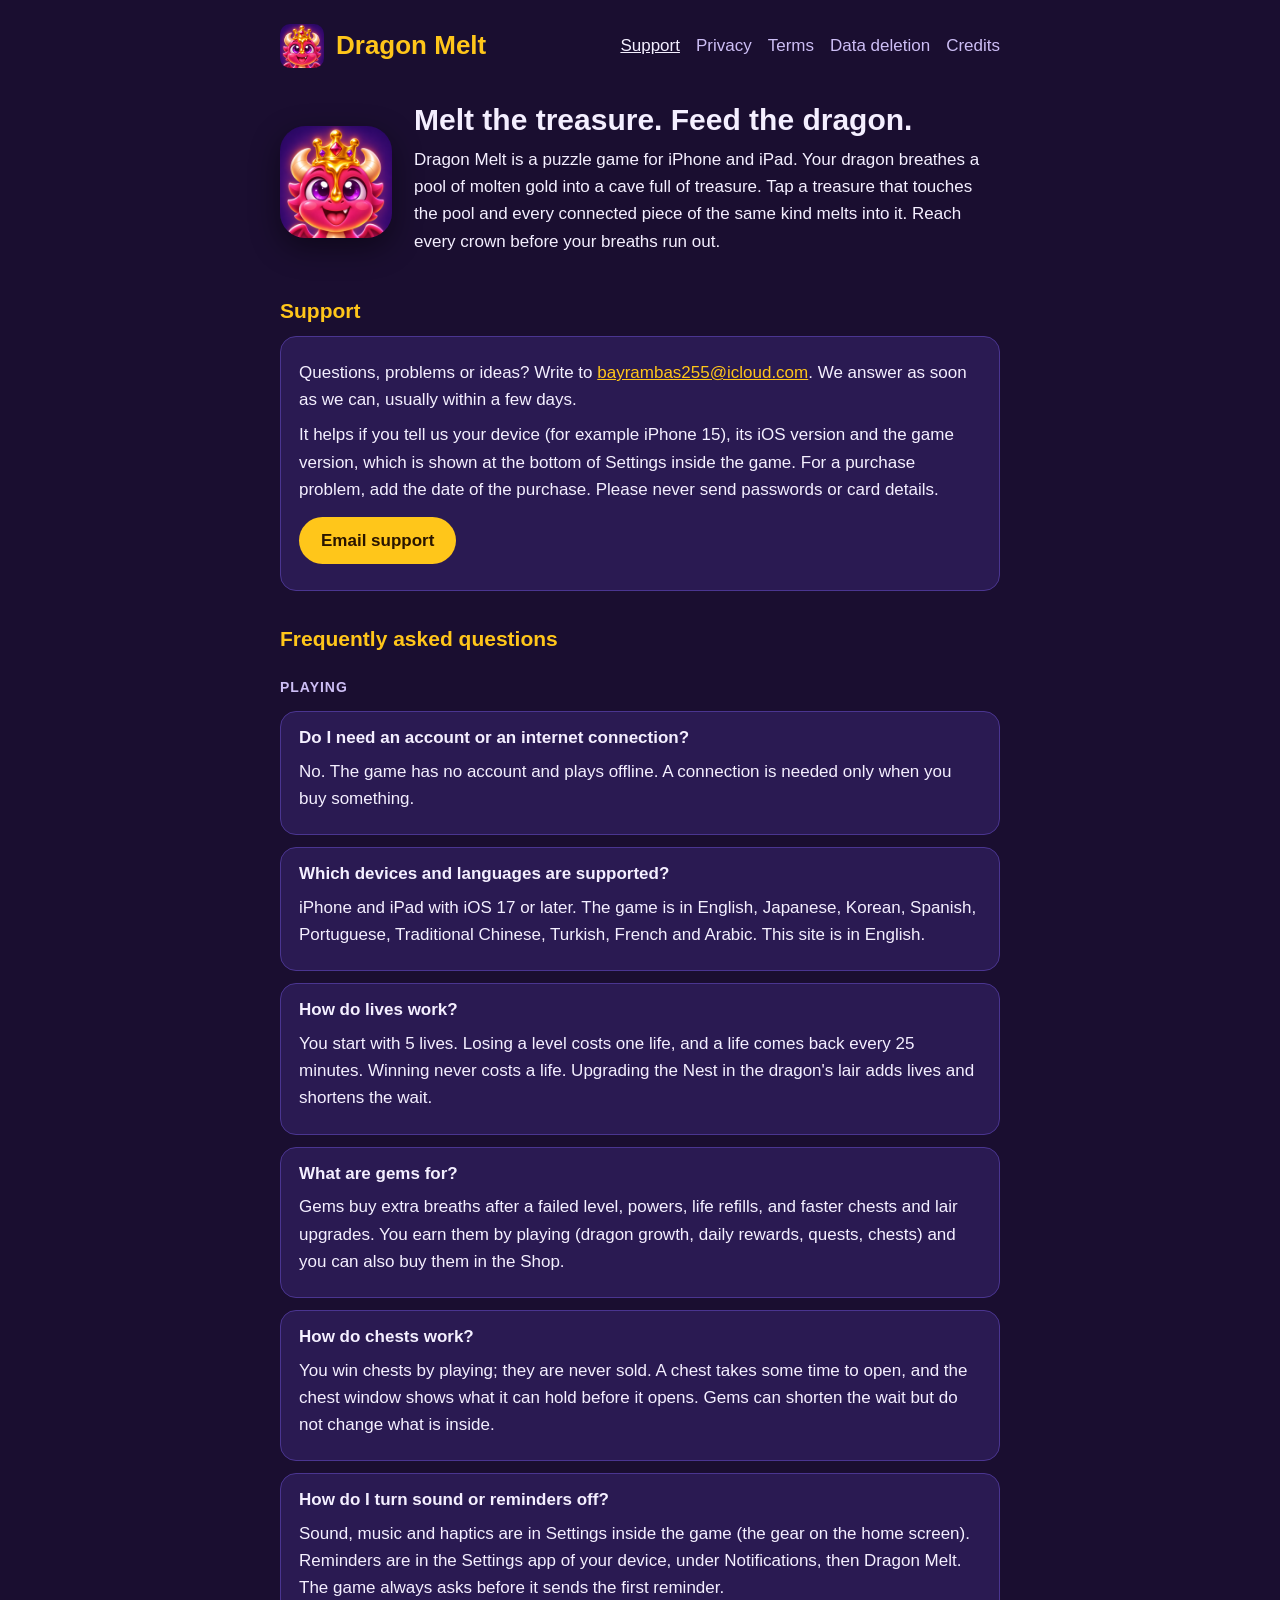
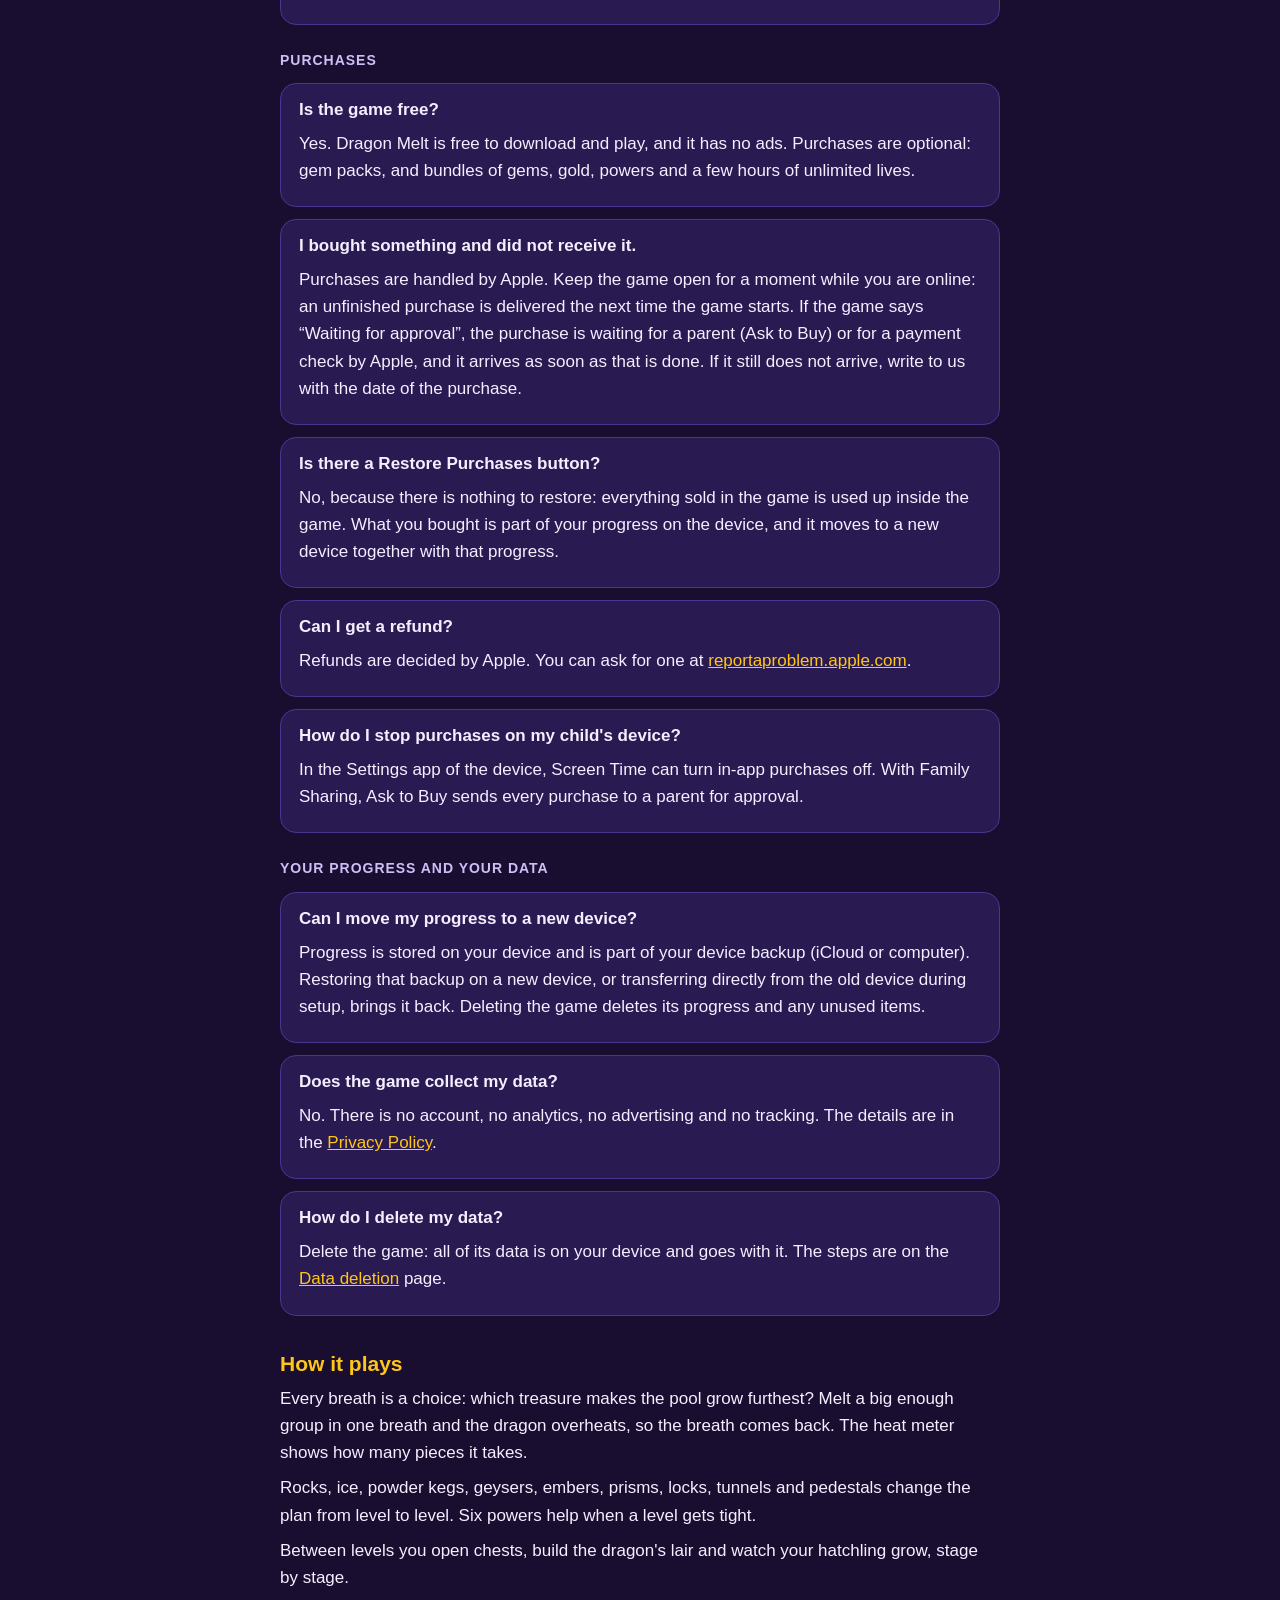
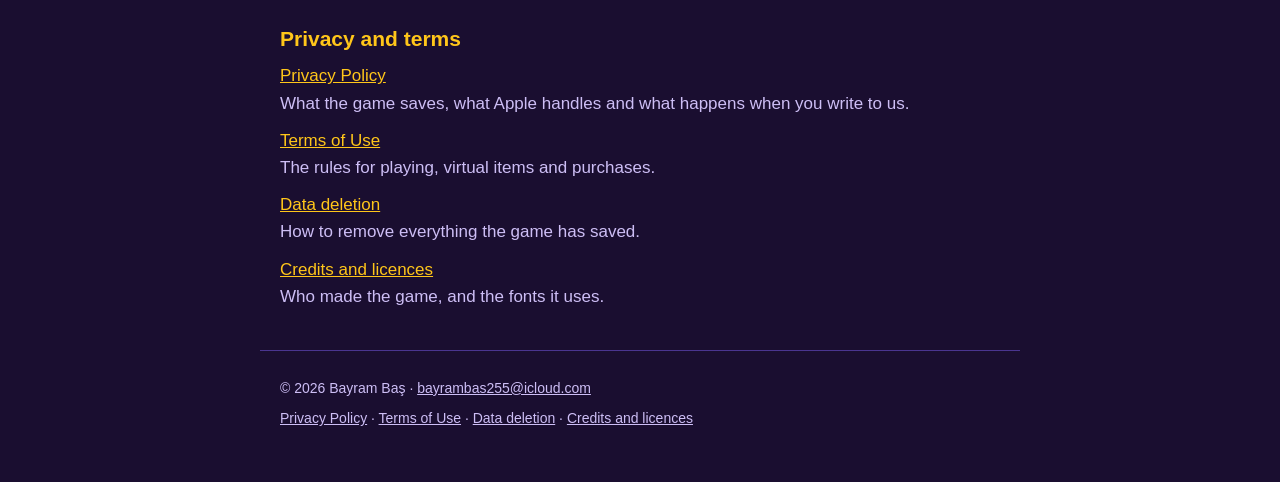
<file: index.html>
<!doctype html>
<html lang="en" dir="ltr">
<head>
<meta charset="utf-8">
<meta name="viewport" content="width=device-width, initial-scale=1">
<title>Dragon Melt Support</title>
<meta name="description" content="Support for Dragon Melt, a puzzle game for iPhone and iPad: contact, frequently asked questions, privacy policy and terms of use.">
<link rel="canonical" href="https://bayrambas255.github.io/dragon-melt-support/">
<meta property="og:url" content="https://bayrambas255.github.io/dragon-melt-support/">
<meta property="og:type" content="website">
<meta property="og:site_name" content="Dragon Melt">
<meta property="og:title" content="Dragon Melt Support">
<meta property="og:description" content="Support for Dragon Melt, a puzzle game for iPhone and iPad: contact, frequently asked questions, privacy policy and terms of use.">
<meta property="og:image" content="https://bayrambas255.github.io/dragon-melt-support/icon.png">
<meta name="twitter:card" content="summary">
<meta name="theme-color" content="#1a0e30">
<link rel="icon" type="image/png" href="icon.png">
<link rel="apple-touch-icon" href="icon.png">
<link rel="stylesheet" href="style.css">
</head>
<body>
<header><a class="brand" href="./"><img src="icon.png" alt="" width="44" height="44">Dragon Melt</a><nav class="site" aria-label="Site"><a href="./" aria-current="page">Support</a><a href="privacy/">Privacy</a><a href="terms/">Terms</a><a href="data-deletion/">Data deletion</a><a href="credits/">Credits</a></nav></header>
<main>
<div class="hero"><img src="icon.png" alt="Dragon Melt app icon" width="112" height="112"><div><h1>Melt the treasure. Feed the dragon.</h1><p>Dragon Melt is a puzzle game for iPhone and iPad. Your dragon breathes a pool of molten gold into a cave full of treasure. Tap a treasure that touches the pool and every connected piece of the same kind melts into it. Reach every crown before your breaths run out.</p></div></div><h2 id="support">Support</h2><div class="card"><p>Questions, problems or ideas? Write to <a href="mailto:bayrambas255@icloud.com">bayrambas255@icloud.com</a>. We answer as soon as we can, usually within a few days.</p><p>It helps if you tell us your device (for example iPhone 15), its iOS version and the game version, which is shown at the bottom of Settings inside the game. For a purchase problem, add the date of the purchase. Please never send passwords or card details.</p><p><a class="button" href="mailto:bayrambas255@icloud.com?subject=Dragon%20Melt%20support">Email support</a></p></div><h2 id="faq">Frequently asked questions</h2><h3>Playing</h3><div class="card"><h4>Do I need an account or an internet connection?</h4><p>No. The game has no account and plays offline. A connection is needed only when you buy something.</p></div><div class="card"><h4>Which devices and languages are supported?</h4><p>iPhone and iPad with iOS 17 or later. The game is in English, Japanese, Korean, Spanish, Portuguese, Traditional Chinese, Turkish, French and Arabic. This site is in English.</p></div><div class="card"><h4>How do lives work?</h4><p>You start with 5 lives. Losing a level costs one life, and a life comes back every 25 minutes. Winning never costs a life. Upgrading the Nest in the dragon's lair adds lives and shortens the wait.</p></div><div class="card"><h4>What are gems for?</h4><p>Gems buy extra breaths after a failed level, powers, life refills, and faster chests and lair upgrades. You earn them by playing (dragon growth, daily rewards, quests, chests) and you can also buy them in the Shop.</p></div><div class="card"><h4>How do chests work?</h4><p>You win chests by playing; they are never sold. A chest takes some time to open, and the chest window shows what it can hold before it opens. Gems can shorten the wait but do not change what is inside.</p></div><div class="card"><h4>How do I turn sound or reminders off?</h4><p>Sound, music and haptics are in Settings inside the game (the gear on the home screen). Reminders are in the Settings app of your device, under Notifications, then Dragon Melt. The game always asks before it sends the first reminder.</p></div><h3>Purchases</h3><div class="card"><h4>Is the game free?</h4><p>Yes. Dragon Melt is free to download and play, and it has no ads. Purchases are optional: gem packs, and bundles of gems, gold, powers and a few hours of unlimited lives.</p></div><div class="card"><h4>I bought something and did not receive it.</h4><p>Purchases are handled by Apple. Keep the game open for a moment while you are online: an unfinished purchase is delivered the next time the game starts. If the game says “Waiting for approval”, the purchase is waiting for a parent (Ask to Buy) or for a payment check by Apple, and it arrives as soon as that is done. If it still does not arrive, write to us with the date of the purchase.</p></div><div class="card"><h4>Is there a Restore Purchases button?</h4><p>No, because there is nothing to restore: everything sold in the game is used up inside the game. What you bought is part of your progress on the device, and it moves to a new device together with that progress.</p></div><div class="card"><h4>Can I get a refund?</h4><p>Refunds are decided by Apple. You can ask for one at <a href="https://reportaproblem.apple.com" rel="noopener">reportaproblem.apple.com</a>.</p></div><div class="card"><h4>How do I stop purchases on my child's device?</h4><p>In the Settings app of the device, Screen Time can turn in-app purchases off. With Family Sharing, Ask to Buy sends every purchase to a parent for approval.</p></div><h3>Your progress and your data</h3><div class="card"><h4>Can I move my progress to a new device?</h4><p>Progress is stored on your device and is part of your device backup (iCloud or computer). Restoring that backup on a new device, or transferring directly from the old device during setup, brings it back. Deleting the game deletes its progress and any unused items.</p></div><div class="card"><h4>Does the game collect my data?</h4><p>No. There is no account, no analytics, no advertising and no tracking. The details are in the <a href="privacy/">Privacy Policy</a>.</p></div><div class="card"><h4>How do I delete my data?</h4><p>Delete the game: all of its data is on your device and goes with it. The steps are on the <a href="data-deletion/">Data deletion</a> page.</p></div><h2 id="game">How it plays</h2><p>Every breath is a choice: which treasure makes the pool grow furthest? Melt a big enough group in one breath and the dragon overheats, so the breath comes back. The heat meter shows how many pieces it takes.</p><p>Rocks, ice, powder kegs, geysers, embers, prisms, locks, tunnels and pedestals change the plan from level to level. Six powers help when a level gets tight.</p><p>Between levels you open chests, build the dragon's lair and watch your hatchling grow, stage by stage.</p><h2 id="legal">Privacy and terms</h2><ul class="links"><li><a href="privacy/">Privacy Policy</a><br><span>What the game saves, what Apple handles and what happens when you write to us.</span></li><li><a href="terms/">Terms of Use</a><br><span>The rules for playing, virtual items and purchases.</span></li><li><a href="data-deletion/">Data deletion</a><br><span>How to remove everything the game has saved.</span></li><li><a href="credits/">Credits and licences</a><br><span>Who made the game, and the fonts it uses.</span></li></ul>
</main>
<footer><p>© 2026 Bayram Baş · <a href="mailto:bayrambas255@icloud.com">bayrambas255@icloud.com</a></p><p><a href="privacy/">Privacy Policy</a> · <a href="terms/">Terms of Use</a> · <a href="data-deletion/">Data deletion</a> · <a href="credits/">Credits and licences</a></p></footer>
</body>
</html>
</file>
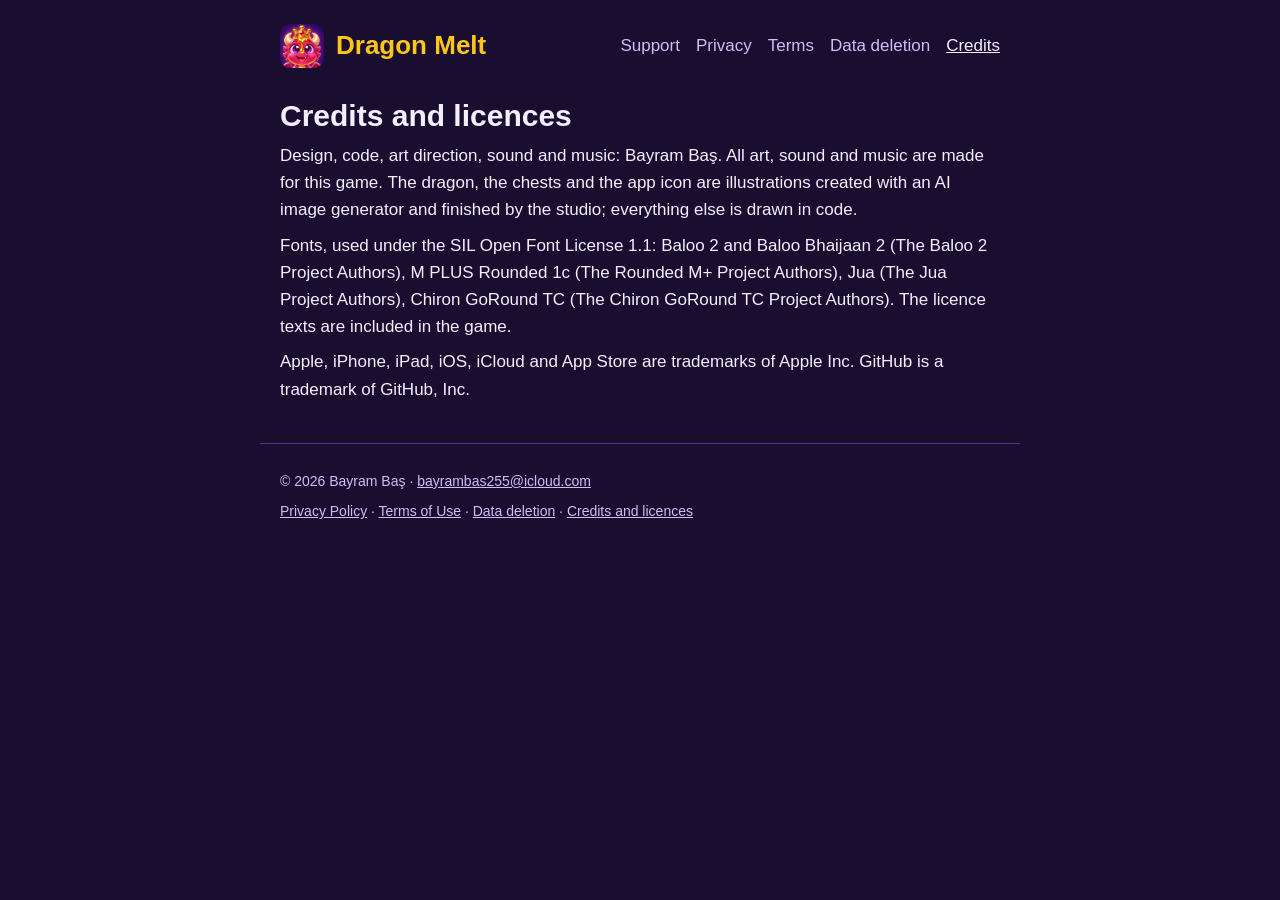
<file: credits/index.html>
<!doctype html>
<html lang="en" dir="ltr">
<head>
<meta charset="utf-8">
<meta name="viewport" content="width=device-width, initial-scale=1">
<title>Credits and licences · Dragon Melt</title>
<meta name="description" content="Who made Dragon Melt, and the open-source fonts it uses.">
<link rel="canonical" href="https://bayrambas255.github.io/dragon-melt-support/credits/">
<meta property="og:url" content="https://bayrambas255.github.io/dragon-melt-support/credits/">
<meta property="og:type" content="website">
<meta property="og:site_name" content="Dragon Melt">
<meta property="og:title" content="Credits and licences · Dragon Melt">
<meta property="og:description" content="Who made Dragon Melt, and the open-source fonts it uses.">
<meta property="og:image" content="https://bayrambas255.github.io/dragon-melt-support/icon.png">
<meta name="twitter:card" content="summary">
<meta name="theme-color" content="#1a0e30">
<link rel="icon" type="image/png" href="../icon.png">
<link rel="apple-touch-icon" href="../icon.png">
<link rel="stylesheet" href="../style.css">
</head>
<body>
<header><a class="brand" href="../"><img src="../icon.png" alt="" width="44" height="44">Dragon Melt</a><nav class="site" aria-label="Site"><a href="../">Support</a><a href="../privacy/">Privacy</a><a href="../terms/">Terms</a><a href="../data-deletion/">Data deletion</a><a href="../credits/" aria-current="page">Credits</a></nav></header>
<main>
<h1>Credits and licences</h1><p>Design, code, art direction, sound and music: Bayram Baş. All art, sound and music are made for this game. The dragon, the chests and the app icon are illustrations created with an AI image generator and finished by the studio; everything else is drawn in code.</p><p>Fonts, used under the SIL Open Font License 1.1: Baloo 2 and Baloo Bhaijaan 2 (The Baloo 2 Project Authors), M PLUS Rounded 1c (The Rounded M+ Project Authors), Jua (The Jua Project Authors), Chiron GoRound TC (The Chiron GoRound TC Project Authors). The licence texts are included in the game.</p><p>Apple, iPhone, iPad, iOS, iCloud and App Store are trademarks of Apple Inc. GitHub is a trademark of GitHub, Inc.</p>
</main>
<footer><p>© 2026 Bayram Baş · <a href="mailto:bayrambas255@icloud.com">bayrambas255@icloud.com</a></p><p><a href="../privacy/">Privacy Policy</a> · <a href="../terms/">Terms of Use</a> · <a href="../data-deletion/">Data deletion</a> · <a href="../credits/">Credits and licences</a></p></footer>
</body>
</html>
</file>
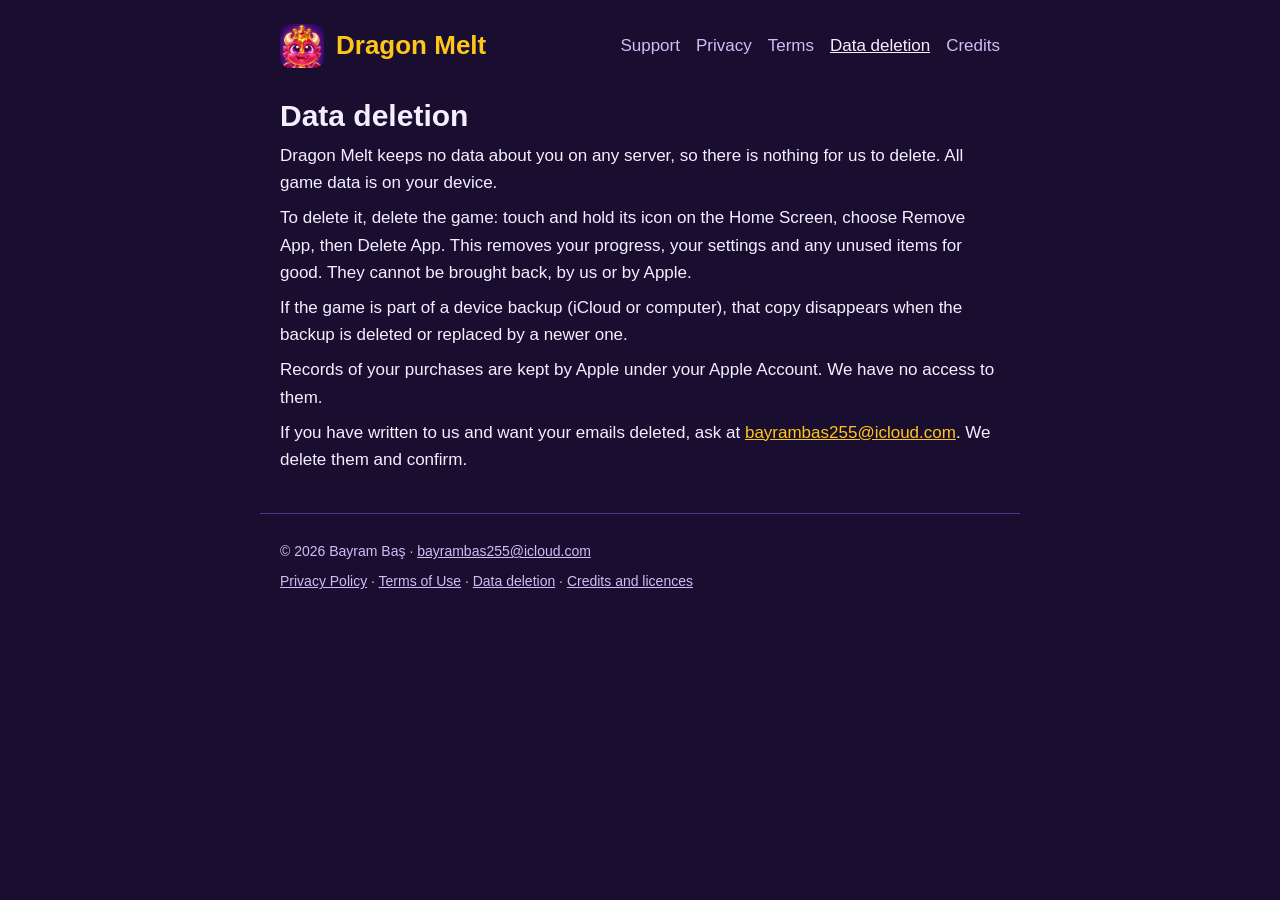
<file: data-deletion/index.html>
<!doctype html>
<html lang="en" dir="ltr">
<head>
<meta charset="utf-8">
<meta name="viewport" content="width=device-width, initial-scale=1">
<title>Data deletion · Dragon Melt</title>
<meta name="description" content="How to delete everything Dragon Melt has saved: the game keeps its data on your device only, so deleting the game deletes the data.">
<link rel="canonical" href="https://bayrambas255.github.io/dragon-melt-support/data-deletion/">
<meta property="og:url" content="https://bayrambas255.github.io/dragon-melt-support/data-deletion/">
<meta property="og:type" content="website">
<meta property="og:site_name" content="Dragon Melt">
<meta property="og:title" content="Data deletion · Dragon Melt">
<meta property="og:description" content="How to delete everything Dragon Melt has saved: the game keeps its data on your device only, so deleting the game deletes the data.">
<meta property="og:image" content="https://bayrambas255.github.io/dragon-melt-support/icon.png">
<meta name="twitter:card" content="summary">
<meta name="theme-color" content="#1a0e30">
<link rel="icon" type="image/png" href="../icon.png">
<link rel="apple-touch-icon" href="../icon.png">
<link rel="stylesheet" href="../style.css">
</head>
<body>
<header><a class="brand" href="../"><img src="../icon.png" alt="" width="44" height="44">Dragon Melt</a><nav class="site" aria-label="Site"><a href="../">Support</a><a href="../privacy/">Privacy</a><a href="../terms/">Terms</a><a href="../data-deletion/" aria-current="page">Data deletion</a><a href="../credits/">Credits</a></nav></header>
<main>
<h1>Data deletion</h1><p>Dragon Melt keeps no data about you on any server, so there is nothing for us to delete. All game data is on your device.</p><p>To delete it, delete the game: touch and hold its icon on the Home Screen, choose Remove App, then Delete App. This removes your progress, your settings and any unused items for good. They cannot be brought back, by us or by Apple.</p><p>If the game is part of a device backup (iCloud or computer), that copy disappears when the backup is deleted or replaced by a newer one.</p><p>Records of your purchases are kept by Apple under your Apple Account. We have no access to them.</p><p>If you have written to us and want your emails deleted, ask at <a href="mailto:bayrambas255@icloud.com">bayrambas255@icloud.com</a>. We delete them and confirm.</p>
</main>
<footer><p>© 2026 Bayram Baş · <a href="mailto:bayrambas255@icloud.com">bayrambas255@icloud.com</a></p><p><a href="../privacy/">Privacy Policy</a> · <a href="../terms/">Terms of Use</a> · <a href="../data-deletion/">Data deletion</a> · <a href="../credits/">Credits and licences</a></p></footer>
</body>
</html>
</file>
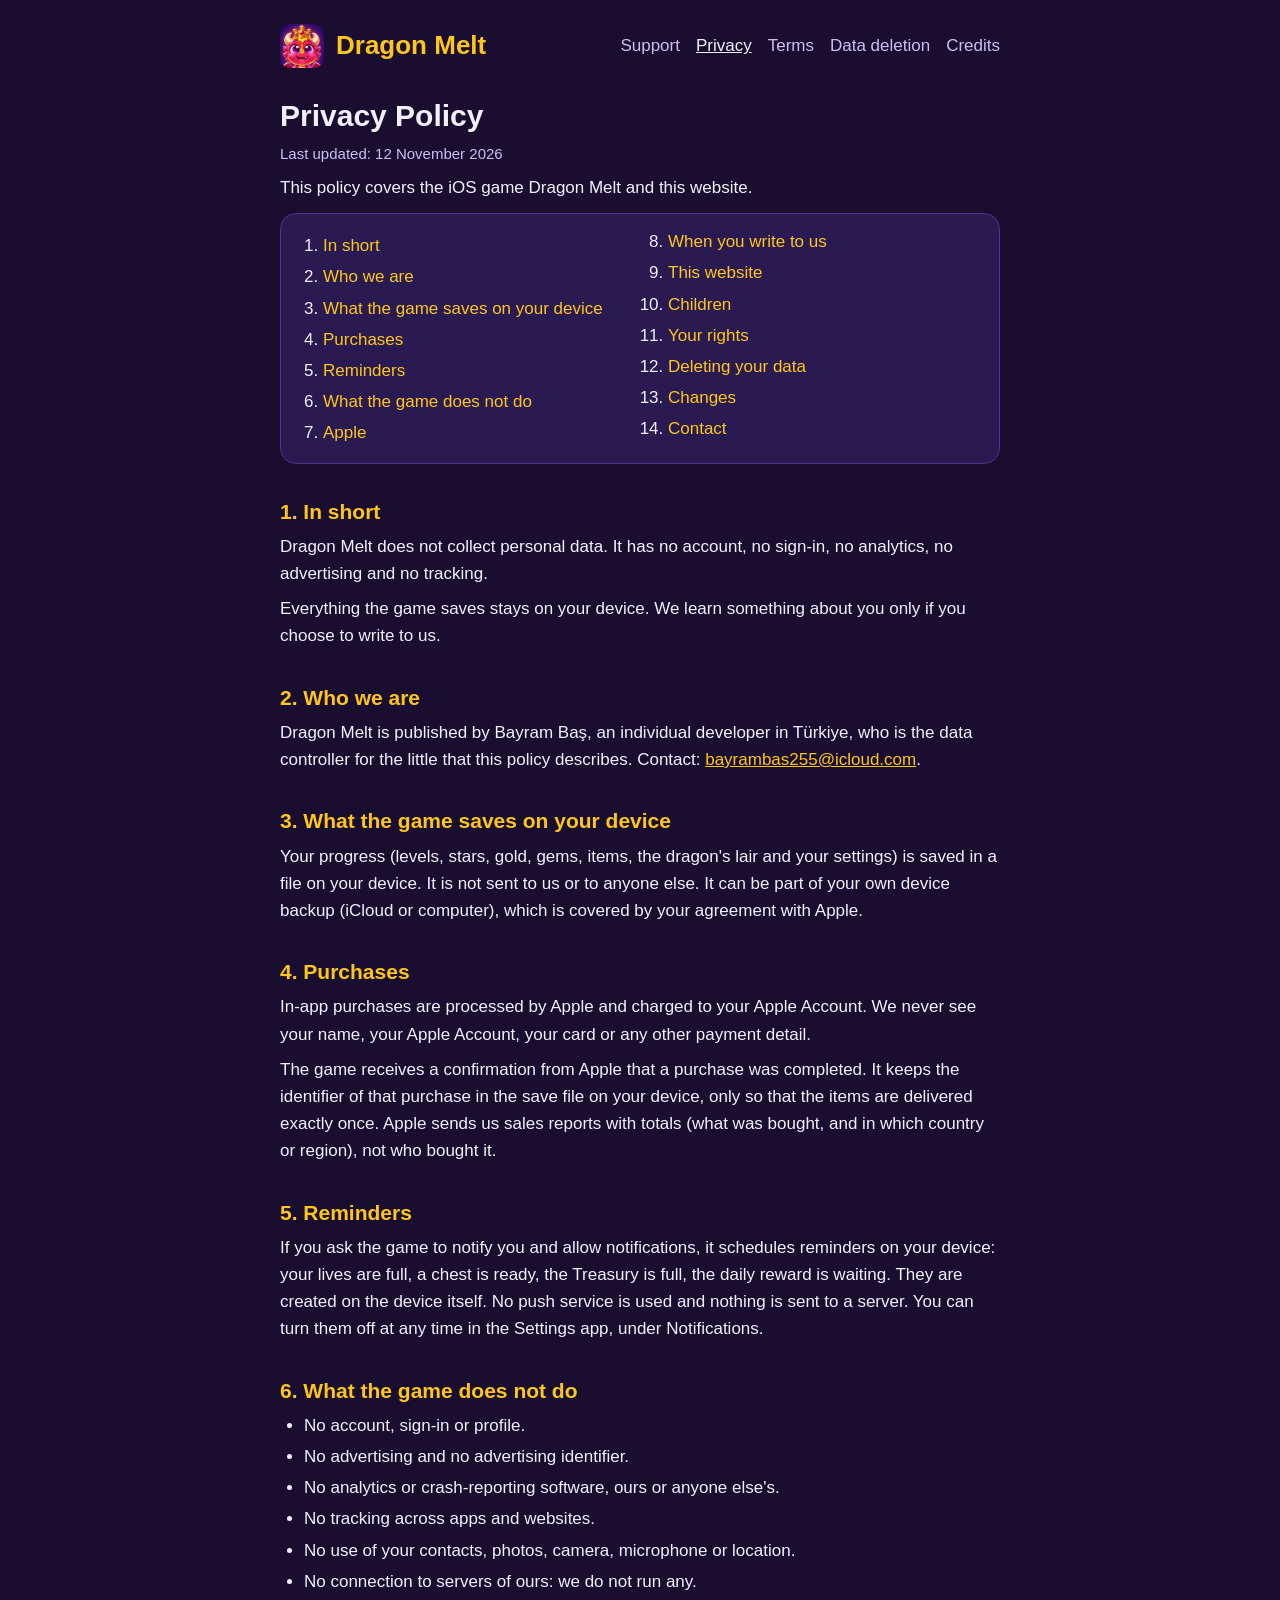
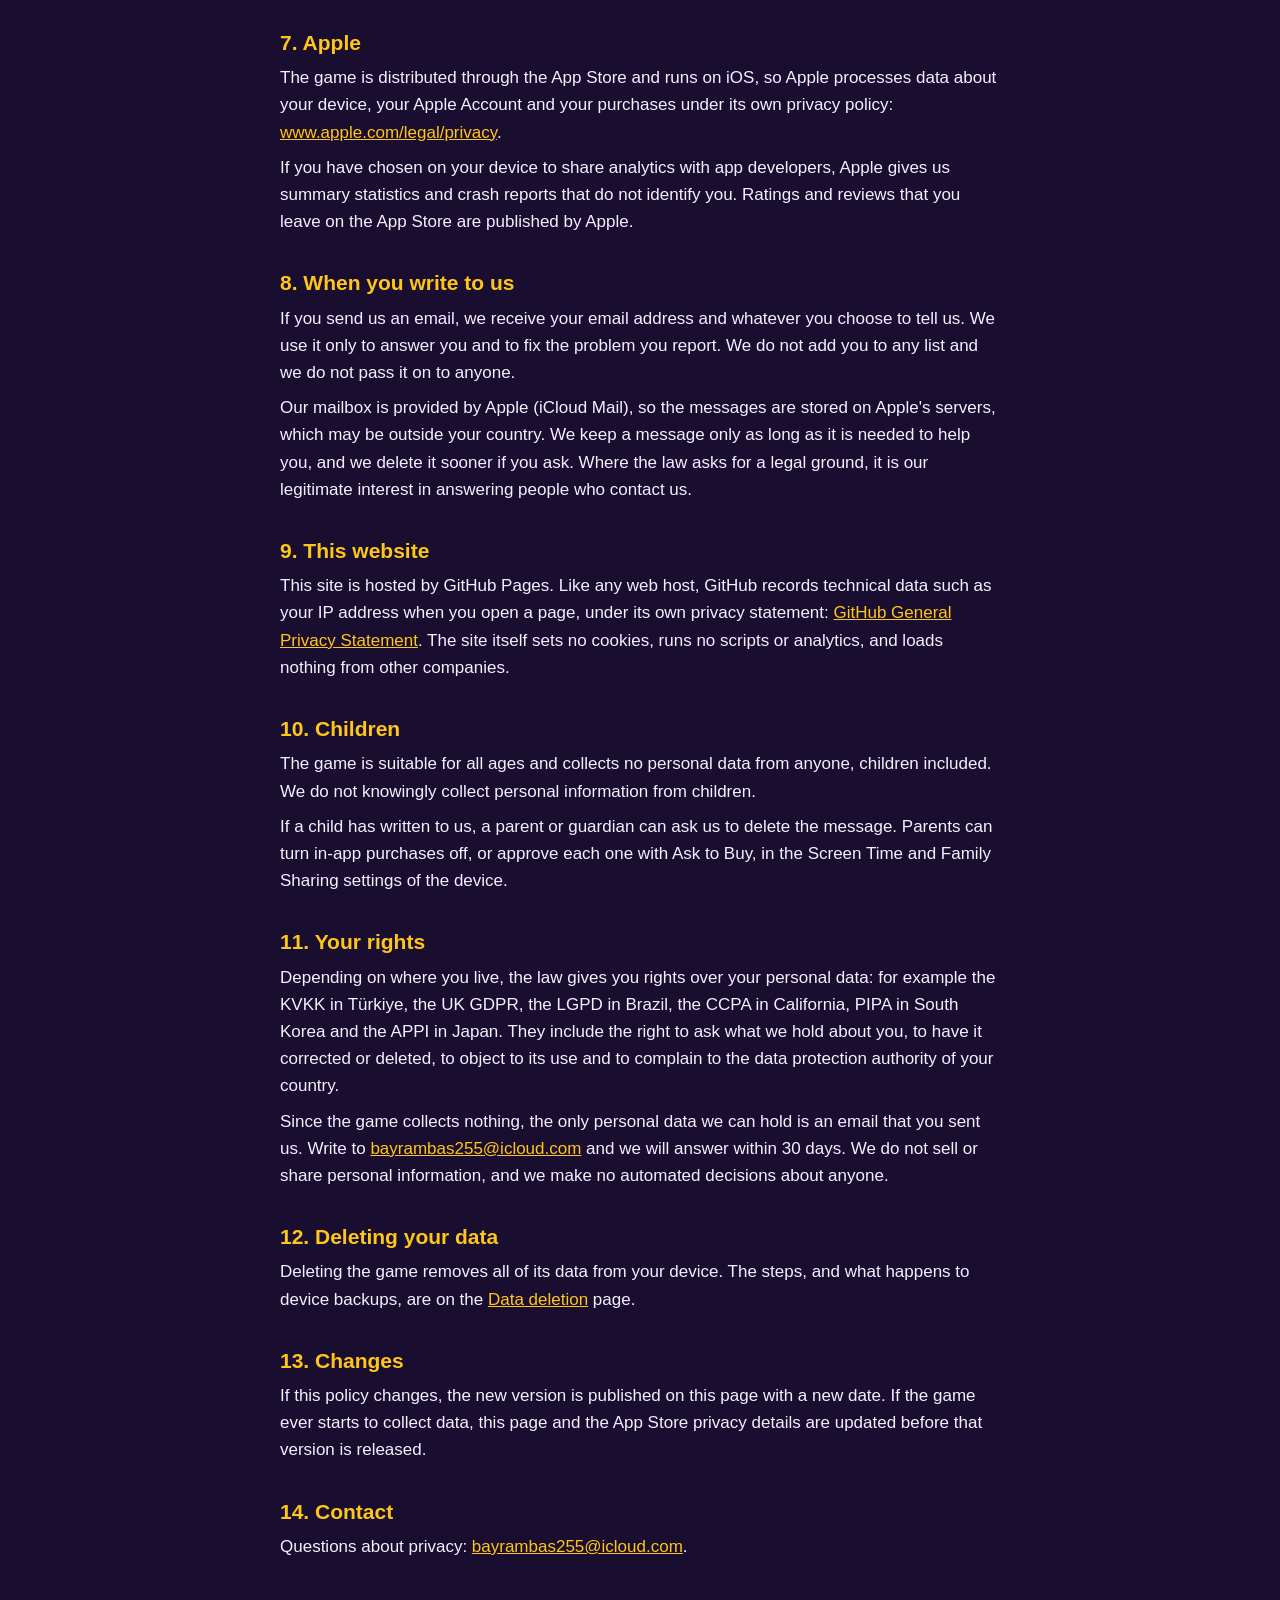
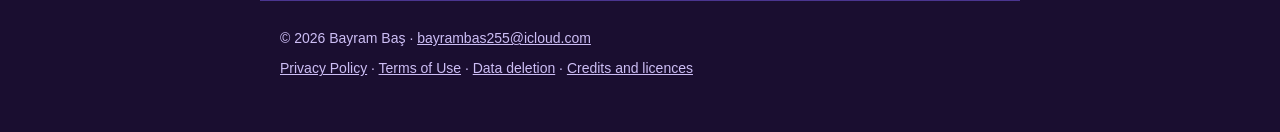
<file: privacy/index.html>
<!doctype html>
<html lang="en" dir="ltr">
<head>
<meta charset="utf-8">
<meta name="viewport" content="width=device-width, initial-scale=1">
<title>Privacy Policy · Dragon Melt</title>
<meta name="description" content="Dragon Melt collects no personal data: no account, no analytics, no advertising and no tracking. What stays on your device, what Apple handles and what happens when you write to us.">
<link rel="canonical" href="https://bayrambas255.github.io/dragon-melt-support/privacy/">
<meta property="og:url" content="https://bayrambas255.github.io/dragon-melt-support/privacy/">
<meta property="og:type" content="website">
<meta property="og:site_name" content="Dragon Melt">
<meta property="og:title" content="Privacy Policy · Dragon Melt">
<meta property="og:description" content="Dragon Melt collects no personal data: no account, no analytics, no advertising and no tracking. What stays on your device, what Apple handles and what happens when you write to us.">
<meta property="og:image" content="https://bayrambas255.github.io/dragon-melt-support/icon.png">
<meta name="twitter:card" content="summary">
<meta name="theme-color" content="#1a0e30">
<link rel="icon" type="image/png" href="../icon.png">
<link rel="apple-touch-icon" href="../icon.png">
<link rel="stylesheet" href="../style.css">
</head>
<body>
<header><a class="brand" href="../"><img src="../icon.png" alt="" width="44" height="44">Dragon Melt</a><nav class="site" aria-label="Site"><a href="../">Support</a><a href="../privacy/" aria-current="page">Privacy</a><a href="../terms/">Terms</a><a href="../data-deletion/">Data deletion</a><a href="../credits/">Credits</a></nav></header>
<main>
<h1>Privacy Policy</h1><p class="note">Last updated: 12 November 2026</p><p>This policy covers the iOS game Dragon Melt and this website.</p><nav class="toc card" aria-label="On this page"><ol><li><a href="#s1">In short</a></li><li><a href="#s2">Who we are</a></li><li><a href="#s3">What the game saves on your device</a></li><li><a href="#s4">Purchases</a></li><li><a href="#s5">Reminders</a></li><li><a href="#s6">What the game does not do</a></li><li><a href="#s7">Apple</a></li><li><a href="#s8">When you write to us</a></li><li><a href="#s9">This website</a></li><li><a href="#s10">Children</a></li><li><a href="#s11">Your rights</a></li><li><a href="#s12">Deleting your data</a></li><li><a href="#s13">Changes</a></li><li><a href="#s14">Contact</a></li></ol></nav><h2 id="s1">1. In short</h2><p>Dragon Melt does not collect personal data. It has no account, no sign-in, no analytics, no advertising and no tracking.</p><p>Everything the game saves stays on your device. We learn something about you only if you choose to write to us.</p><h2 id="s2">2. Who we are</h2><p>Dragon Melt is published by Bayram Baş, an individual developer in Türkiye, who is the data controller for the little that this policy describes. Contact: <a href="mailto:bayrambas255@icloud.com">bayrambas255@icloud.com</a>.</p><h2 id="s3">3. What the game saves on your device</h2><p>Your progress (levels, stars, gold, gems, items, the dragon's lair and your settings) is saved in a file on your device. It is not sent to us or to anyone else. It can be part of your own device backup (iCloud or computer), which is covered by your agreement with Apple.</p><h2 id="s4">4. Purchases</h2><p>In-app purchases are processed by Apple and charged to your Apple Account. We never see your name, your Apple Account, your card or any other payment detail.</p><p>The game receives a confirmation from Apple that a purchase was completed. It keeps the identifier of that purchase in the save file on your device, only so that the items are delivered exactly once. Apple sends us sales reports with totals (what was bought, and in which country or region), not who bought it.</p><h2 id="s5">5. Reminders</h2><p>If you ask the game to notify you and allow notifications, it schedules reminders on your device: your lives are full, a chest is ready, the Treasury is full, the daily reward is waiting. They are created on the device itself. No push service is used and nothing is sent to a server. You can turn them off at any time in the Settings app, under Notifications.</p><h2 id="s6">6. What the game does not do</h2><ul><li>No account, sign-in or profile.</li><li>No advertising and no advertising identifier.</li><li>No analytics or crash-reporting software, ours or anyone else's.</li><li>No tracking across apps and websites.</li><li>No use of your contacts, photos, camera, microphone or location.</li><li>No connection to servers of ours: we do not run any.</li></ul><h2 id="s7">7. Apple</h2><p>The game is distributed through the App Store and runs on iOS, so Apple processes data about your device, your Apple Account and your purchases under its own privacy policy: <a href="https://www.apple.com/legal/privacy/" rel="noopener">www.apple.com/legal/privacy</a>.</p><p>If you have chosen on your device to share analytics with app developers, Apple gives us summary statistics and crash reports that do not identify you. Ratings and reviews that you leave on the App Store are published by Apple.</p><h2 id="s8">8. When you write to us</h2><p>If you send us an email, we receive your email address and whatever you choose to tell us. We use it only to answer you and to fix the problem you report. We do not add you to any list and we do not pass it on to anyone.</p><p>Our mailbox is provided by Apple (iCloud Mail), so the messages are stored on Apple's servers, which may be outside your country. We keep a message only as long as it is needed to help you, and we delete it sooner if you ask. Where the law asks for a legal ground, it is our legitimate interest in answering people who contact us.</p><h2 id="s9">9. This website</h2><p>This site is hosted by GitHub Pages. Like any web host, GitHub records technical data such as your IP address when you open a page, under its own privacy statement: <a href="https://docs.github.com/en/site-policy/privacy-policies/github-general-privacy-statement" rel="noopener">GitHub General Privacy Statement</a>. The site itself sets no cookies, runs no scripts or analytics, and loads nothing from other companies.</p><h2 id="s10">10. Children</h2><p>The game is suitable for all ages and collects no personal data from anyone, children included. We do not knowingly collect personal information from children.</p><p>If a child has written to us, a parent or guardian can ask us to delete the message. Parents can turn in-app purchases off, or approve each one with Ask to Buy, in the Screen Time and Family Sharing settings of the device.</p><h2 id="s11">11. Your rights</h2><p>Depending on where you live, the law gives you rights over your personal data: for example the KVKK in Türkiye, the UK GDPR, the LGPD in Brazil, the CCPA in California, PIPA in South Korea and the APPI in Japan. They include the right to ask what we hold about you, to have it corrected or deleted, to object to its use and to complain to the data protection authority of your country.</p><p>Since the game collects nothing, the only personal data we can hold is an email that you sent us. Write to <a href="mailto:bayrambas255@icloud.com">bayrambas255@icloud.com</a> and we will answer within 30 days. We do not sell or share personal information, and we make no automated decisions about anyone.</p><h2 id="s12">12. Deleting your data</h2><p>Deleting the game removes all of its data from your device. The steps, and what happens to device backups, are on the <a href="../data-deletion/">Data deletion</a> page.</p><h2 id="s13">13. Changes</h2><p>If this policy changes, the new version is published on this page with a new date. If the game ever starts to collect data, this page and the App Store privacy details are updated before that version is released.</p><h2 id="s14">14. Contact</h2><p>Questions about privacy: <a href="mailto:bayrambas255@icloud.com">bayrambas255@icloud.com</a>.</p>
</main>
<footer><p>© 2026 Bayram Baş · <a href="mailto:bayrambas255@icloud.com">bayrambas255@icloud.com</a></p><p><a href="../privacy/">Privacy Policy</a> · <a href="../terms/">Terms of Use</a> · <a href="../data-deletion/">Data deletion</a> · <a href="../credits/">Credits and licences</a></p></footer>
</body>
</html>
</file>
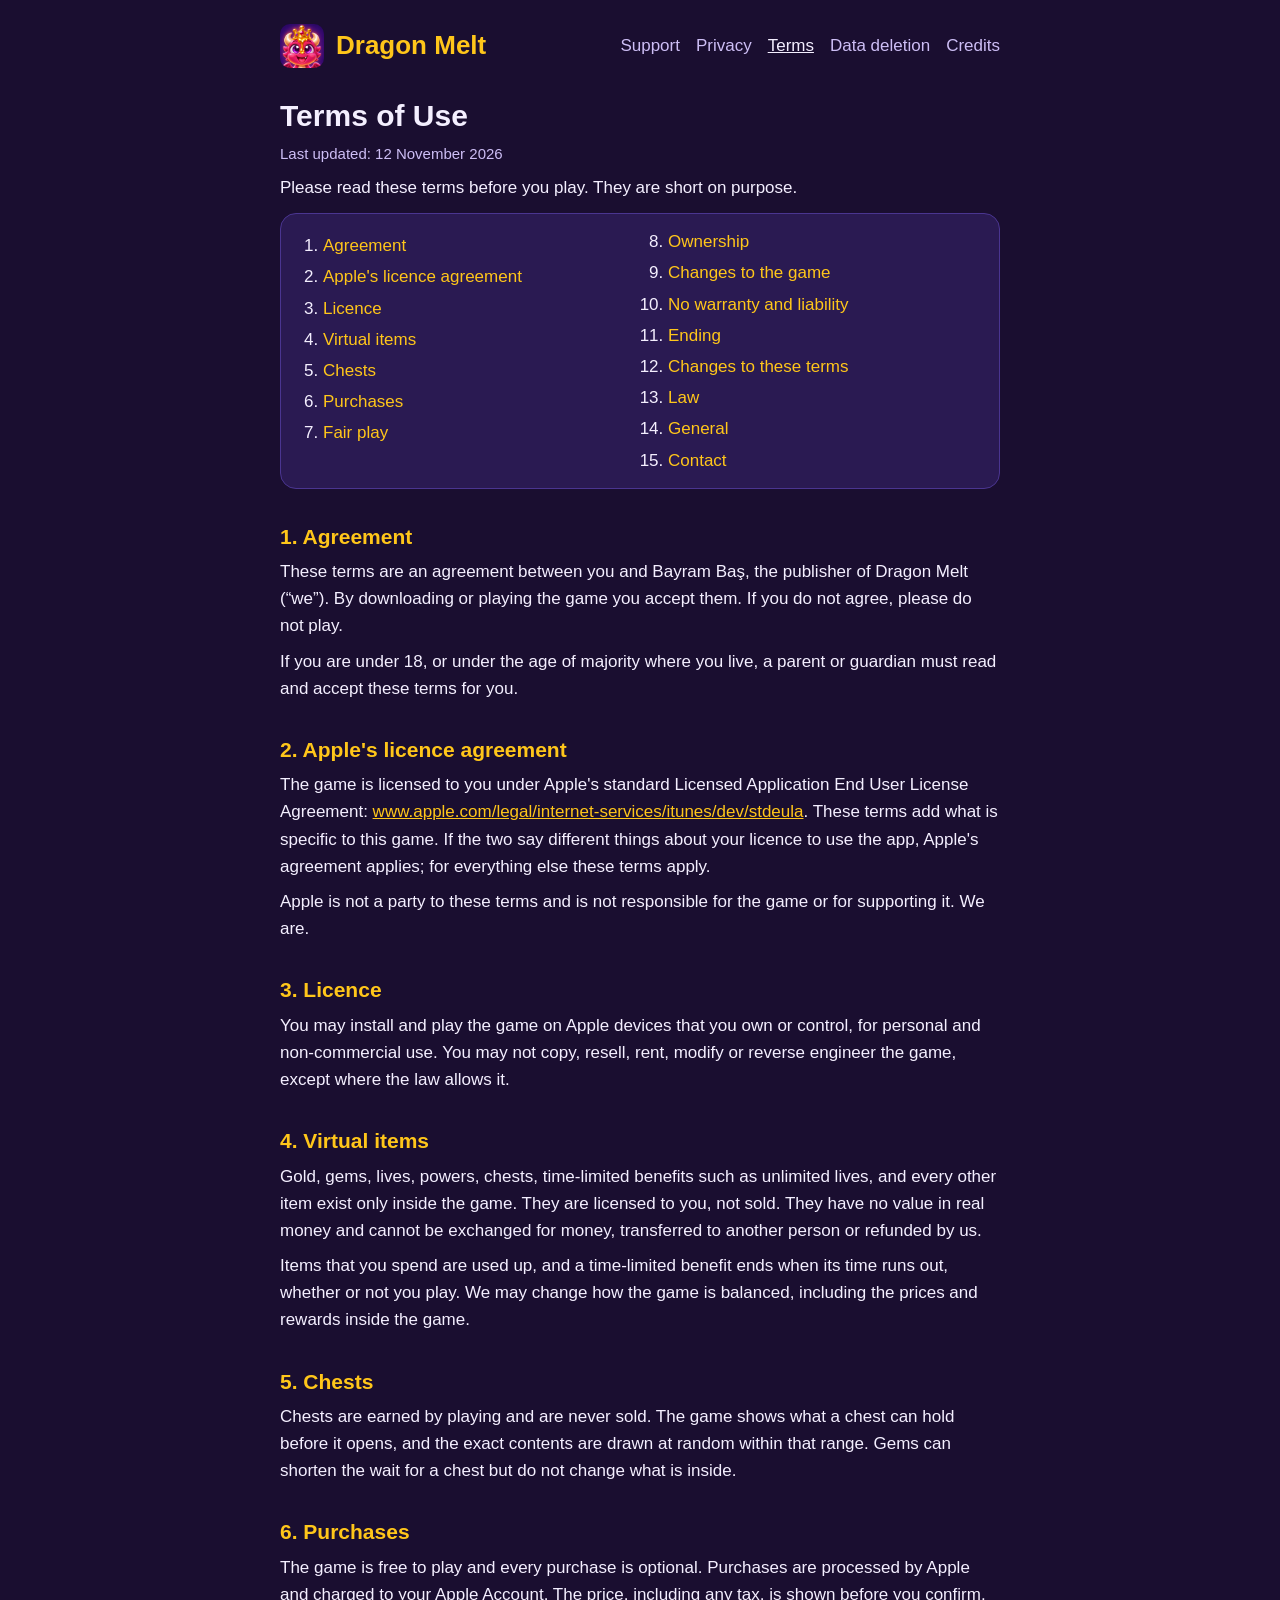
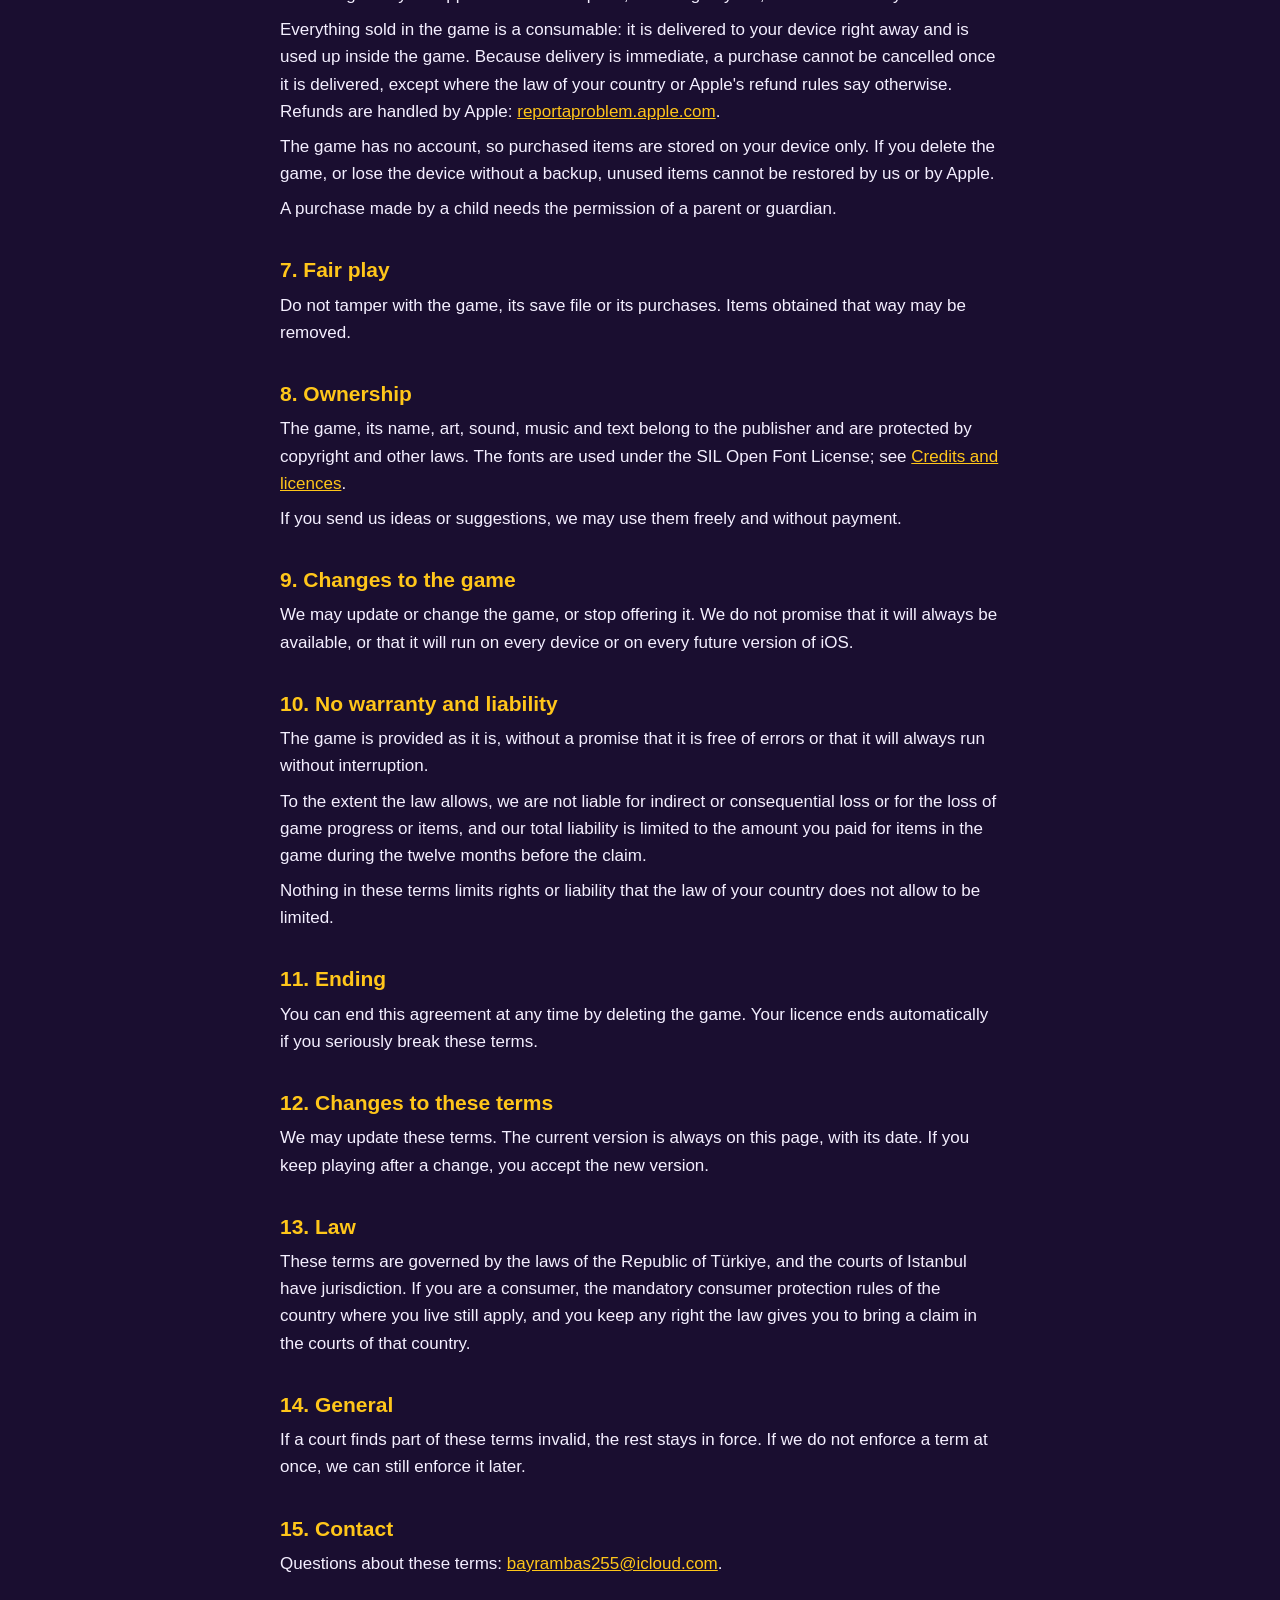
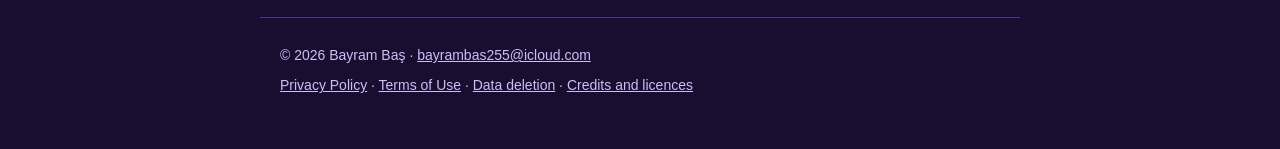
<file: terms/index.html>
<!doctype html>
<html lang="en" dir="ltr">
<head>
<meta charset="utf-8">
<meta name="viewport" content="width=device-width, initial-scale=1">
<title>Terms of Use · Dragon Melt</title>
<meta name="description" content="The terms for playing Dragon Melt: the licence, virtual items, chests, in-app purchases and refunds, liability and the law that applies.">
<link rel="canonical" href="https://bayrambas255.github.io/dragon-melt-support/terms/">
<meta property="og:url" content="https://bayrambas255.github.io/dragon-melt-support/terms/">
<meta property="og:type" content="website">
<meta property="og:site_name" content="Dragon Melt">
<meta property="og:title" content="Terms of Use · Dragon Melt">
<meta property="og:description" content="The terms for playing Dragon Melt: the licence, virtual items, chests, in-app purchases and refunds, liability and the law that applies.">
<meta property="og:image" content="https://bayrambas255.github.io/dragon-melt-support/icon.png">
<meta name="twitter:card" content="summary">
<meta name="theme-color" content="#1a0e30">
<link rel="icon" type="image/png" href="../icon.png">
<link rel="apple-touch-icon" href="../icon.png">
<link rel="stylesheet" href="../style.css">
</head>
<body>
<header><a class="brand" href="../"><img src="../icon.png" alt="" width="44" height="44">Dragon Melt</a><nav class="site" aria-label="Site"><a href="../">Support</a><a href="../privacy/">Privacy</a><a href="../terms/" aria-current="page">Terms</a><a href="../data-deletion/">Data deletion</a><a href="../credits/">Credits</a></nav></header>
<main>
<h1>Terms of Use</h1><p class="note">Last updated: 12 November 2026</p><p>Please read these terms before you play. They are short on purpose.</p><nav class="toc card" aria-label="On this page"><ol><li><a href="#s1">Agreement</a></li><li><a href="#s2">Apple's licence agreement</a></li><li><a href="#s3">Licence</a></li><li><a href="#s4">Virtual items</a></li><li><a href="#s5">Chests</a></li><li><a href="#s6">Purchases</a></li><li><a href="#s7">Fair play</a></li><li><a href="#s8">Ownership</a></li><li><a href="#s9">Changes to the game</a></li><li><a href="#s10">No warranty and liability</a></li><li><a href="#s11">Ending</a></li><li><a href="#s12">Changes to these terms</a></li><li><a href="#s13">Law</a></li><li><a href="#s14">General</a></li><li><a href="#s15">Contact</a></li></ol></nav><h2 id="s1">1. Agreement</h2><p>These terms are an agreement between you and Bayram Baş, the publisher of Dragon Melt (“we”). By downloading or playing the game you accept them. If you do not agree, please do not play.</p><p>If you are under 18, or under the age of majority where you live, a parent or guardian must read and accept these terms for you.</p><h2 id="s2">2. Apple's licence agreement</h2><p>The game is licensed to you under Apple's standard Licensed Application End User License Agreement: <a href="https://www.apple.com/legal/internet-services/itunes/dev/stdeula/" rel="noopener">www.apple.com/legal/internet-services/itunes/dev/stdeula</a>. These terms add what is specific to this game. If the two say different things about your licence to use the app, Apple's agreement applies; for everything else these terms apply.</p><p>Apple is not a party to these terms and is not responsible for the game or for supporting it. We are.</p><h2 id="s3">3. Licence</h2><p>You may install and play the game on Apple devices that you own or control, for personal and non-commercial use. You may not copy, resell, rent, modify or reverse engineer the game, except where the law allows it.</p><h2 id="s4">4. Virtual items</h2><p>Gold, gems, lives, powers, chests, time-limited benefits such as unlimited lives, and every other item exist only inside the game. They are licensed to you, not sold. They have no value in real money and cannot be exchanged for money, transferred to another person or refunded by us.</p><p>Items that you spend are used up, and a time-limited benefit ends when its time runs out, whether or not you play. We may change how the game is balanced, including the prices and rewards inside the game.</p><h2 id="s5">5. Chests</h2><p>Chests are earned by playing and are never sold. The game shows what a chest can hold before it opens, and the exact contents are drawn at random within that range. Gems can shorten the wait for a chest but do not change what is inside.</p><h2 id="s6">6. Purchases</h2><p>The game is free to play and every purchase is optional. Purchases are processed by Apple and charged to your Apple Account. The price, including any tax, is shown before you confirm.</p><p>Everything sold in the game is a consumable: it is delivered to your device right away and is used up inside the game. Because delivery is immediate, a purchase cannot be cancelled once it is delivered, except where the law of your country or Apple's refund rules say otherwise. Refunds are handled by Apple: <a href="https://reportaproblem.apple.com" rel="noopener">reportaproblem.apple.com</a>.</p><p>The game has no account, so purchased items are stored on your device only. If you delete the game, or lose the device without a backup, unused items cannot be restored by us or by Apple.</p><p>A purchase made by a child needs the permission of a parent or guardian.</p><h2 id="s7">7. Fair play</h2><p>Do not tamper with the game, its save file or its purchases. Items obtained that way may be removed.</p><h2 id="s8">8. Ownership</h2><p>The game, its name, art, sound, music and text belong to the publisher and are protected by copyright and other laws. The fonts are used under the SIL Open Font License; see <a href="../credits/">Credits and licences</a>.</p><p>If you send us ideas or suggestions, we may use them freely and without payment.</p><h2 id="s9">9. Changes to the game</h2><p>We may update or change the game, or stop offering it. We do not promise that it will always be available, or that it will run on every device or on every future version of iOS.</p><h2 id="s10">10. No warranty and liability</h2><p>The game is provided as it is, without a promise that it is free of errors or that it will always run without interruption.</p><p>To the extent the law allows, we are not liable for indirect or consequential loss or for the loss of game progress or items, and our total liability is limited to the amount you paid for items in the game during the twelve months before the claim.</p><p>Nothing in these terms limits rights or liability that the law of your country does not allow to be limited.</p><h2 id="s11">11. Ending</h2><p>You can end this agreement at any time by deleting the game. Your licence ends automatically if you seriously break these terms.</p><h2 id="s12">12. Changes to these terms</h2><p>We may update these terms. The current version is always on this page, with its date. If you keep playing after a change, you accept the new version.</p><h2 id="s13">13. Law</h2><p>These terms are governed by the laws of the Republic of Türkiye, and the courts of Istanbul have jurisdiction. If you are a consumer, the mandatory consumer protection rules of the country where you live still apply, and you keep any right the law gives you to bring a claim in the courts of that country.</p><h2 id="s14">14. General</h2><p>If a court finds part of these terms invalid, the rest stays in force. If we do not enforce a term at once, we can still enforce it later.</p><h2 id="s15">15. Contact</h2><p>Questions about these terms: <a href="mailto:bayrambas255@icloud.com">bayrambas255@icloud.com</a>.</p>
</main>
<footer><p>© 2026 Bayram Baş · <a href="mailto:bayrambas255@icloud.com">bayrambas255@icloud.com</a></p><p><a href="../privacy/">Privacy Policy</a> · <a href="../terms/">Terms of Use</a> · <a href="../data-deletion/">Data deletion</a> · <a href="../credits/">Credits and licences</a></p></footer>
</body>
</html>
</file>
<file: style.css>
:root{--bg:#1a0e30;--panel:#2a1a52;--ink:#f4efff;--soft:#cdbef5;--gold:#ffc61a;--line:#4a3590;--button-ink:#2a1500}
*{box-sizing:border-box}
html{-webkit-text-size-adjust:100%}
body{margin:0;background:var(--bg);color:var(--ink);font:17px/1.6 -apple-system,BlinkMacSystemFont,"Segoe UI",Roboto,"Noto Sans",sans-serif}
main,header,footer{max-width:760px;margin:0 auto;padding:0 20px}
header{padding-top:24px;display:flex;flex-wrap:wrap;align-items:center;justify-content:space-between;gap:8px 20px}
.brand{display:inline-flex;align-items:center;gap:12px;font-size:26px;font-weight:800;color:var(--gold);text-decoration:none}
.brand img{width:44px;height:44px;border-radius:22.5%}
.site{display:flex;flex-wrap:wrap;gap:2px 16px}
.site a{color:var(--soft);text-decoration:none;padding:6px 0}
.site a:hover,.site a[aria-current]{color:var(--ink);text-decoration:underline}
.hero{display:flex;gap:22px;align-items:center;margin:34px 0 8px}
.hero img{width:112px;height:112px;border-radius:22.5%;flex:none;box-shadow:0 10px 30px rgba(0,0,0,.45)}
.hero h1{margin:0 0 8px}
h1{font-size:30px;line-height:1.2;margin:30px 0 8px;text-wrap:balance}
h2{font-size:21px;line-height:1.3;margin:34px 0 8px;color:var(--gold)}
h3{font-size:14px;letter-spacing:.07em;text-transform:uppercase;color:var(--soft);margin:24px 0 4px}
h4{font-size:17px;line-height:1.4;margin:0 0 4px}
p{margin:8px 0}
ul,ol{margin:8px 0;padding-left:24px}
li{margin:4px 0}
a{color:var(--gold);overflow-wrap:anywhere}
a:focus-visible{outline:2px solid var(--gold);outline-offset:3px;border-radius:4px}
.card{background:var(--panel);border:1px solid var(--line);border-radius:16px;padding:14px 18px;margin:12px 0}
.button{display:inline-block;background:var(--gold);color:var(--button-ink);font-weight:700;text-decoration:none;padding:10px 22px;border-radius:999px;margin:6px 0 4px}
.note{color:var(--soft);font-size:15px}
.toc ol{columns:2;column-gap:32px;margin:0}
.toc a{text-decoration:none}
.toc a:hover{text-decoration:underline}
.links{list-style:none;padding:0}
.links li{margin:10px 0}
.links span{color:var(--soft)}
footer{color:var(--soft);font-size:14px;margin-top:40px;padding-top:18px;padding-bottom:44px;border-top:1px solid var(--line)}
footer a{color:var(--soft)}
@media(max-width:520px){.hero{flex-direction:column;align-items:flex-start;gap:14px}.toc ol{columns:1}h1{font-size:26px}}
@media print{body{background:#fff;color:#000}h2,h3,a,.brand,.note,footer,footer a,.links span{color:#000}.card{background:none;border-color:#999}.site,.button{display:none}}
</file>
